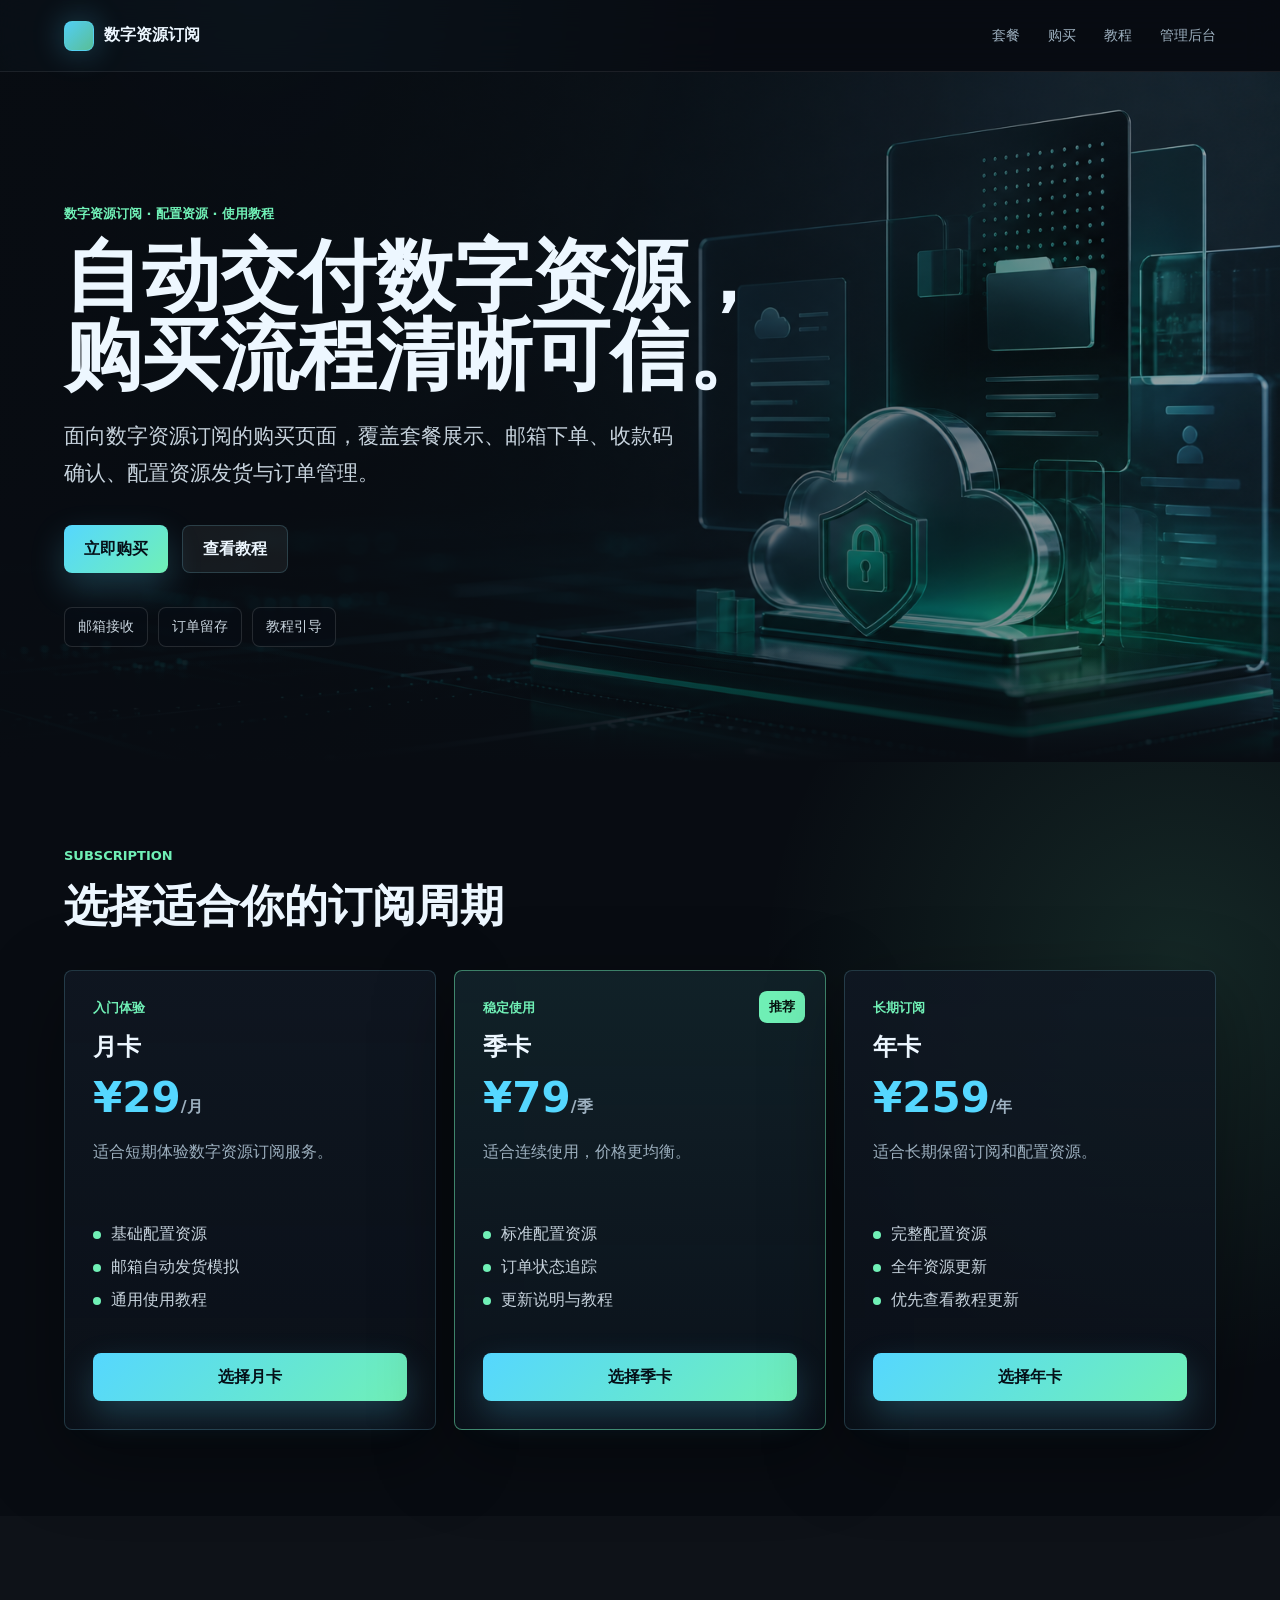
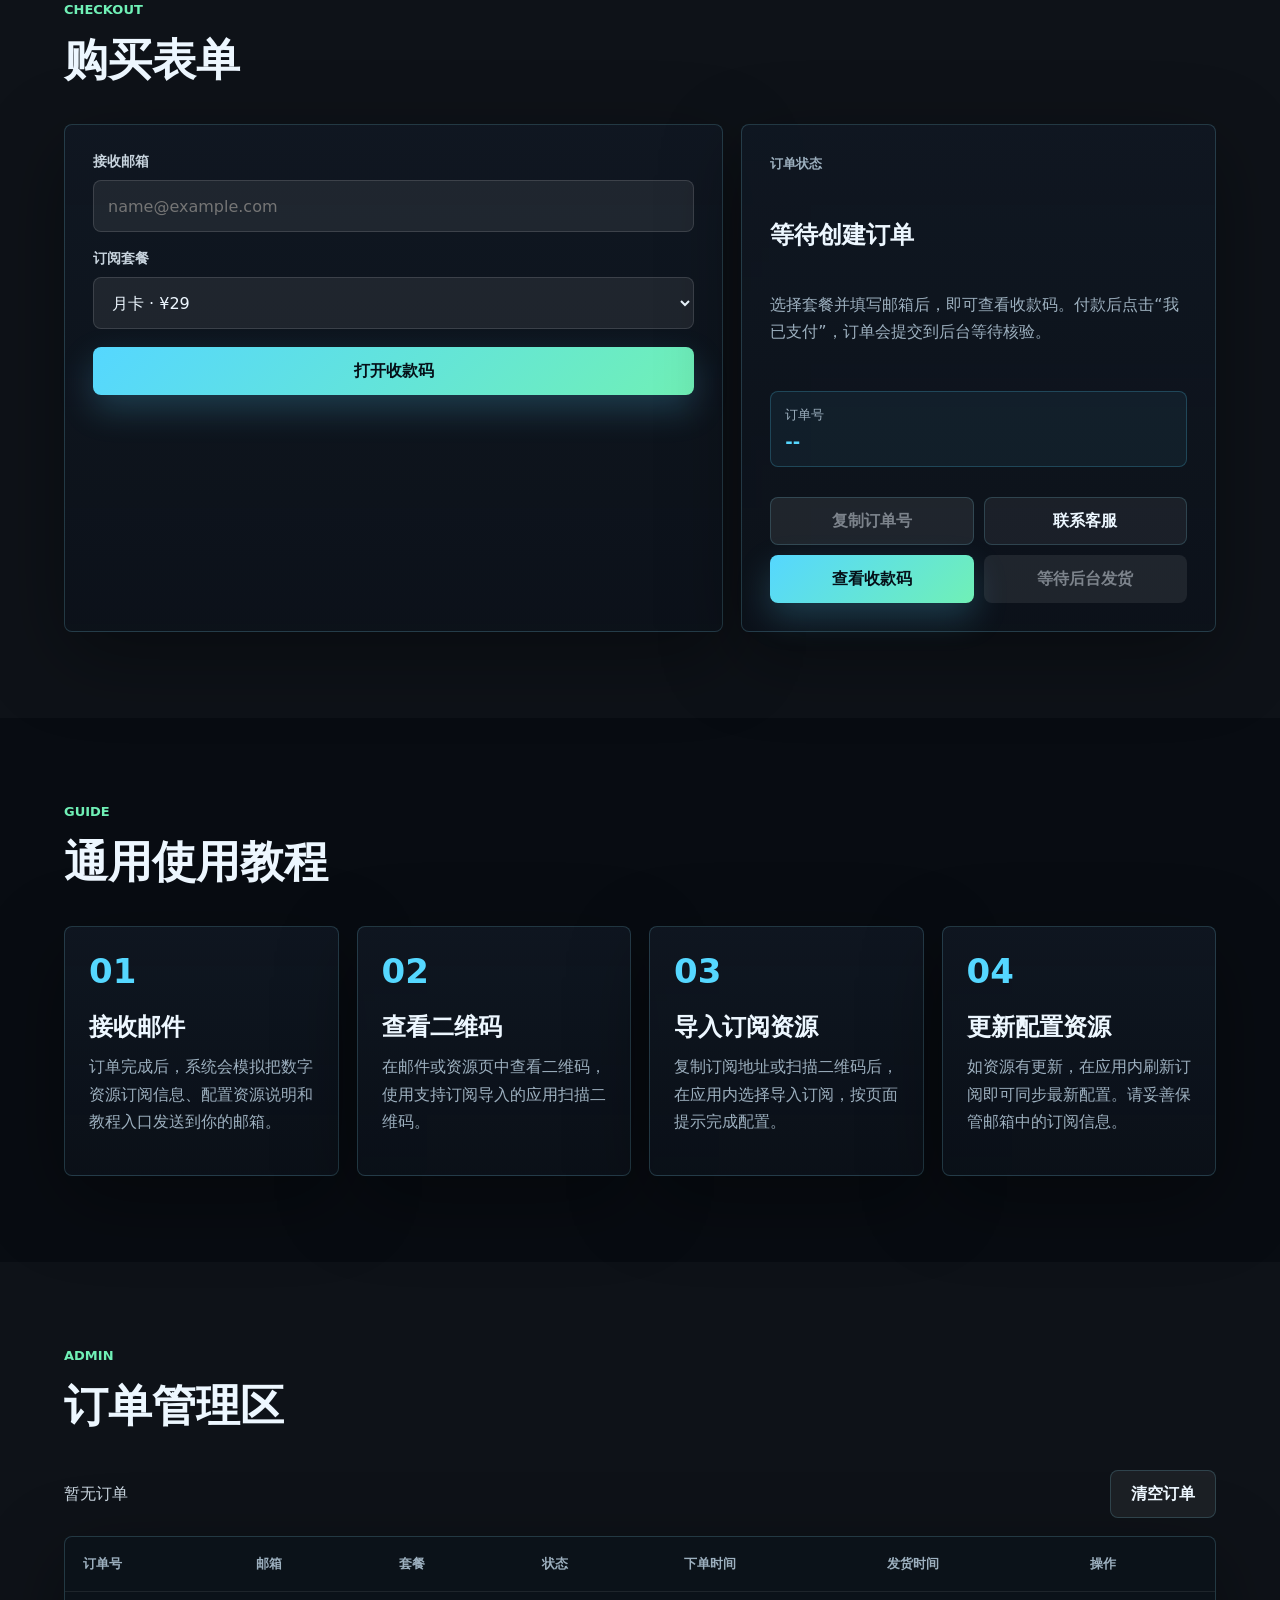
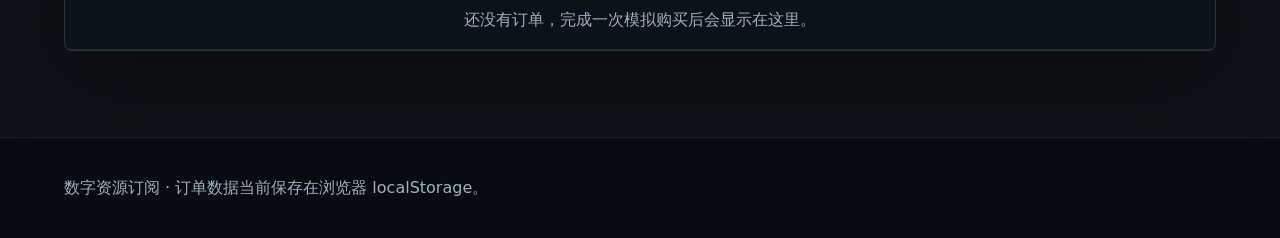
<file: index.html>
<!doctype html>
<html lang="zh-CN">
  <head>
    <meta charset="UTF-8" />
    <meta name="viewport" content="width=device-width, initial-scale=1.0" />
    <title>数字资源订阅 | 自动发货 MVP</title>
    <link rel="stylesheet" href="styles.css" />
  </head>
  <body>
    <header class="site-header">
      <a class="brand" href="#home" aria-label="数字资源订阅首页">
        <span class="brand-mark"></span>
        <span>数字资源订阅</span>
      </a>
      <nav class="nav">
        <a href="#plans">套餐</a>
        <a href="#purchase">购买</a>
        <a href="#tutorial">教程</a>
        <a href="admin.html">管理后台</a>
      </nav>
    </header>

    <main>
      <section id="home" class="hero">
        <div class="hero-bg" aria-hidden="true"></div>
        <div class="hero-content">
          <p class="eyebrow">数字资源订阅 · 配置资源 · 使用教程</p>
          <h1>自动交付数字资源，购买流程清晰可信。</h1>
          <p class="hero-copy">
            面向数字资源订阅的购买页面，覆盖套餐展示、邮箱下单、收款码确认、配置资源发货与订单管理。
          </p>
          <div class="hero-actions">
            <a class="primary-btn" href="#purchase" id="quickBuyButton">立即购买</a>
            <a class="secondary-btn" href="#tutorial">查看教程</a>
          </div>
          <div class="trust-strip" aria-label="服务特点">
            <span>邮箱接收</span>
            <span>订单留存</span>
            <span>教程引导</span>
          </div>
        </div>
      </section>

      <section id="plans" class="section">
        <div class="section-heading">
          <p class="eyebrow">Subscription</p>
          <h2>选择适合你的订阅周期</h2>
        </div>
        <div class="plans">
          <article class="plan-card" data-plan-card="月卡">
            <div>
              <p class="plan-label">入门体验</p>
              <h3>月卡</h3>
              <p class="price">¥29<span>/月</span></p>
              <p class="plan-desc">适合短期体验数字资源订阅服务。</p>
            </div>
            <ul>
              <li>基础配置资源</li>
              <li>邮箱自动发货模拟</li>
              <li>通用使用教程</li>
            </ul>
            <button class="plan-btn" type="button" data-plan="月卡">选择月卡</button>
          </article>

          <article class="plan-card featured" data-plan-card="季卡">
            <div class="badge">推荐</div>
            <div>
              <p class="plan-label">稳定使用</p>
              <h3>季卡</h3>
              <p class="price">¥79<span>/季</span></p>
              <p class="plan-desc">适合连续使用，价格更均衡。</p>
            </div>
            <ul>
              <li>标准配置资源</li>
              <li>订单状态追踪</li>
              <li>更新说明与教程</li>
            </ul>
            <button class="plan-btn" type="button" data-plan="季卡">选择季卡</button>
          </article>

          <article class="plan-card" data-plan-card="年卡">
            <div>
              <p class="plan-label">长期订阅</p>
              <h3>年卡</h3>
              <p class="price">¥259<span>/年</span></p>
              <p class="plan-desc">适合长期保留订阅和配置资源。</p>
            </div>
            <ul>
              <li>完整配置资源</li>
              <li>全年资源更新</li>
              <li>优先查看教程更新</li>
            </ul>
            <button class="plan-btn" type="button" data-plan="年卡">选择年卡</button>
          </article>
        </div>
      </section>

      <section id="purchase" class="section purchase-band">
        <div class="section-heading">
          <p class="eyebrow">Checkout</p>
          <h2>购买表单</h2>
        </div>
        <div class="checkout-layout">
          <form class="checkout-panel" id="purchaseForm">
            <label for="email">接收邮箱</label>
            <input id="email" name="email" type="email" placeholder="name@example.com" required />

            <label for="plan">订阅套餐</label>
            <select id="plan" name="plan" required>
              <option value="月卡">月卡 · ¥29</option>
              <option value="季卡">季卡 · ¥79</option>
              <option value="年卡">年卡 · ¥259</option>
            </select>

            <button class="primary-btn full" type="submit">打开收款码</button>
          </form>

          <aside class="order-panel" aria-live="polite">
            <p class="panel-kicker">订单状态</p>
            <h3 id="orderTitle">等待创建订单</h3>
            <p id="orderMessage">选择套餐并填写邮箱后，即可查看收款码。付款后点击“我已支付”，订单会提交到后台等待核验。</p>
            <div class="order-meta" id="orderMeta" hidden>
              <span>订单号</span>
              <strong id="activeOrderId">--</strong>
            </div>
            <div class="order-actions">
              <button class="secondary-btn" id="copyActiveOrder" type="button" disabled>复制订单号</button>
              <button class="secondary-btn" id="contactButton" type="button">联系客服</button>
              <button class="send-btn" id="payButton" type="button">查看收款码</button>
              <button class="send-btn" id="sendButton" type="button" disabled>等待后台发货</button>
            </div>
          </aside>
        </div>

        <div class="delivery-result" id="deliveryResult" hidden>
          <div class="section-heading compact">
            <p class="eyebrow">Delivery</p>
            <h2>配置资源已发货</h2>
            <p>购买后请按照教程导入，妥善保存订单号和配置资源二维码。</p>
          </div>
          <div class="delivery-grid">
            <div class="resource-panel">
              <p class="panel-kicker">订单号</p>
              <h3 id="deliveryOrderId">--</h3>
              <img class="resource-qr" src="assets/qrcode.png?v=20260524" alt="数字资源订阅配置资源二维码" />
              <div class="delivery-actions">
                <a class="primary-btn" id="tutorialLink" href="#" target="_blank" rel="noreferrer">打开使用教程</a>
                <button class="secondary-btn" id="copyTutorialLink" type="button">复制教程链接</button>
              </div>
            </div>
            <div class="email-panel">
              <div class="email-panel-head">
                <p class="panel-kicker">邮件内容模板</p>
                <button class="mini-btn" id="copyEmailTemplate" type="button">复制模板</button>
              </div>
              <pre id="emailTemplate"></pre>
            </div>
          </div>
        </div>
      </section>

      <section id="tutorial" class="section">
        <div class="section-heading">
          <p class="eyebrow">Guide</p>
          <h2>通用使用教程</h2>
        </div>
        <div class="tutorial-grid">
          <article>
            <span class="step">01</span>
            <h3>接收邮件</h3>
            <p>订单完成后，系统会模拟把数字资源订阅信息、配置资源说明和教程入口发送到你的邮箱。</p>
          </article>
          <article>
            <span class="step">02</span>
            <h3>查看二维码</h3>
            <p>在邮件或资源页中查看二维码，使用支持订阅导入的应用扫描二维码。</p>
          </article>
          <article>
            <span class="step">03</span>
            <h3>导入订阅资源</h3>
            <p>复制订阅地址或扫描二维码后，在应用内选择导入订阅，按页面提示完成配置。</p>
          </article>
          <article>
            <span class="step">04</span>
            <h3>更新配置资源</h3>
            <p>如资源有更新，在应用内刷新订阅即可同步最新配置。请妥善保管邮箱中的订阅信息。</p>
          </article>
        </div>
      </section>

      <section id="admin" class="section admin-band">
        <div class="section-heading">
          <p class="eyebrow">Admin</p>
          <h2>订单管理区</h2>
        </div>
        <div class="admin-toolbar">
          <p id="orderCount">暂无订单</p>
          <button class="ghost-btn" id="clearOrders" type="button">清空订单</button>
        </div>
        <div class="table-wrap">
          <table>
            <thead>
              <tr>
                <th>订单号</th>
                <th>邮箱</th>
                <th>套餐</th>
                <th>状态</th>
                <th>下单时间</th>
                <th>发货时间</th>
                <th>操作</th>
              </tr>
            </thead>
            <tbody id="ordersTable"></tbody>
          </table>
        </div>
      </section>
    </main>

    <footer class="footer">
      <p>数字资源订阅 · 订单数据当前保存在浏览器 localStorage。</p>
    </footer>

    <div class="modal" id="paymentModal" aria-hidden="true" role="dialog" aria-labelledby="paymentTitle">
      <div class="modal-backdrop" data-close-modal></div>
      <div class="modal-panel">
        <button class="modal-close" type="button" data-close-modal aria-label="关闭支付二维码">×</button>
        <div class="modal-scroll" id="paymentModalScroll">
          <p class="panel-kicker">Payment</p>
          <h2 id="paymentTitle">收款二维码</h2>
          <p id="paymentOrderInfo">请填写接收邮箱并确认套餐。付款后点击“我已支付”，后台核验后会发送配置资源和使用教程。</p>
          <label for="modalEmail">接收邮箱</label>
          <input id="modalEmail" type="email" placeholder="name@example.com" required />
          <label for="modalPlan">订阅套餐</label>
          <select id="modalPlan" required>
            <option value="月卡">月卡 · ¥29</option>
            <option value="季卡">季卡 · ¥79</option>
            <option value="年卡">年卡 · ¥259</option>
          </select>
          <img class="pay-qr" id="payQrcodeImage" src="assets/pay-qrcode.png?v=20260524" alt="数字资源订阅收款二维码" />
          <p class="image-error" id="payQrcodeError" hidden>收款二维码加载失败，请刷新页面或检查部署文件。</p>
          <p class="pay-note">完成支付后，请点击“我已支付”。后台确认到账后会自动发送配置资源二维码和使用教程到邮箱。</p>
        </div>
        <div class="modal-footer">
          <button class="primary-btn full" id="confirmPaidButton" type="button">我已支付</button>
        </div>
      </div>
    </div>

    <div class="toast" id="toast" role="status" aria-live="polite"></div>

    <script src="app.js"></script>
  </body>
</html>
</file>
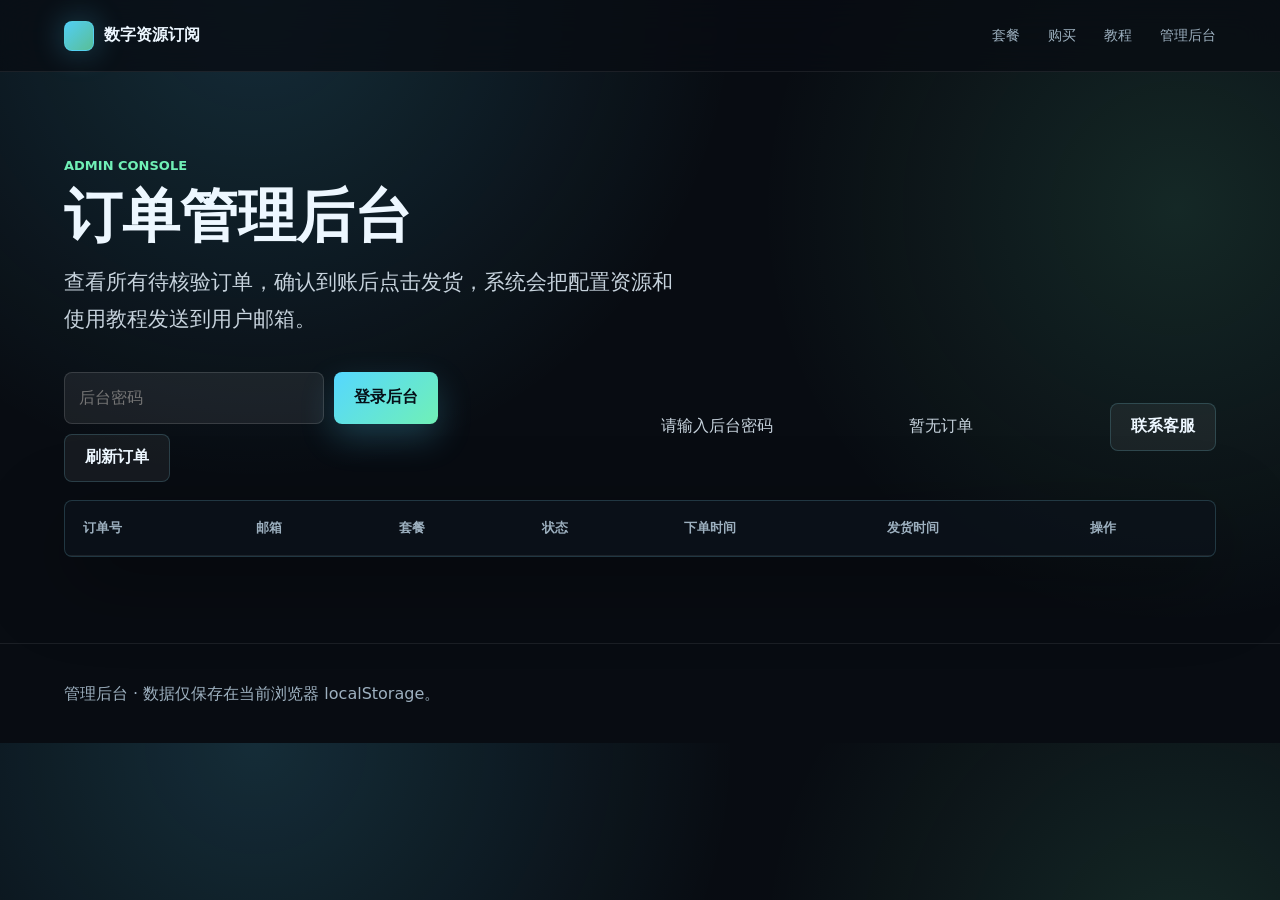
<file: admin.html>
<!doctype html>
<html lang="zh-CN">
  <head>
    <meta charset="UTF-8" />
    <meta name="viewport" content="width=device-width, initial-scale=1.0" />
    <title>订单管理后台 | 数字资源订阅</title>
    <link rel="stylesheet" href="styles.css" />
  </head>
  <body>
    <header class="site-header">
      <a class="brand" href="index.html" aria-label="返回数字资源订阅首页">
        <span class="brand-mark"></span>
        <span>数字资源订阅</span>
      </a>
      <nav class="nav">
        <a href="index.html#plans">套餐</a>
        <a href="index.html#purchase">购买</a>
        <a href="index.html#tutorial">教程</a>
        <a href="admin.html">管理后台</a>
      </nav>
    </header>

    <main>
      <section class="section admin-page">
        <div class="section-heading">
          <p class="eyebrow">Admin Console</p>
          <h1>订单管理后台</h1>
          <p class="hero-copy">查看所有待核验订单，确认到账后点击发货，系统会把配置资源和使用教程发送到用户邮箱。</p>
        </div>

        <div class="admin-toolbar">
          <div class="admin-login">
            <input id="adminPassword" type="password" placeholder="后台密码" />
            <button class="primary-btn" id="adminLogin" type="button">登录后台</button>
            <button class="ghost-btn" id="refreshOrders" type="button">刷新订单</button>
          </div>
          <p id="adminStatus">请输入后台密码</p>
          <p id="orderCount">暂无订单</p>
          <div class="admin-actions">
            <button class="ghost-btn" id="contactButton" type="button">联系客服</button>
          </div>
        </div>
        <div class="table-wrap">
          <table>
            <thead>
              <tr>
                <th>订单号</th>
                <th>邮箱</th>
                <th>套餐</th>
                <th>状态</th>
                <th>下单时间</th>
                <th>发货时间</th>
                <th>操作</th>
              </tr>
            </thead>
            <tbody id="ordersTable"></tbody>
          </table>
        </div>
      </section>
    </main>

    <footer class="footer">
      <p>管理后台 · 数据仅保存在当前浏览器 localStorage。</p>
    </footer>

    <div class="toast" id="toast" role="status" aria-live="polite"></div>
    <script src="admin.js"></script>
  </body>
</html>
</file>
<file: styles.css>
:root {
  --bg: #080c12;
  --panel: rgba(14, 22, 32, 0.82);
  --panel-solid: #101823;
  --line: rgba(141, 232, 255, 0.18);
  --text: #edf7ff;
  --muted: #9db0bf;
  --cyan: #55d7ff;
  --emerald: #70f0b6;
  --silver: #c7d3dd;
  --danger: #ff7878;
  --shadow: 0 24px 80px rgba(0, 0, 0, 0.36);
}

* {
  box-sizing: border-box;
}

html {
  scroll-behavior: smooth;
}

body {
  margin: 0;
  color: var(--text);
  background:
    radial-gradient(circle at 20% 0%, rgba(85, 215, 255, 0.16), transparent 30rem),
    radial-gradient(circle at 92% 28%, rgba(112, 240, 182, 0.12), transparent 26rem),
    var(--bg);
  font-family:
    Inter, "PingFang SC", "Microsoft YaHei", system-ui, -apple-system, BlinkMacSystemFont, sans-serif;
}

a {
  color: inherit;
  text-decoration: none;
}

button,
input,
select {
  font: inherit;
}

.site-header {
  position: sticky;
  top: 0;
  z-index: 10;
  display: flex;
  align-items: center;
  justify-content: space-between;
  gap: 24px;
  min-height: 72px;
  padding: 14px clamp(18px, 5vw, 72px);
  border-bottom: 1px solid rgba(255, 255, 255, 0.08);
  background: rgba(8, 12, 18, 0.78);
  backdrop-filter: blur(18px);
}

.brand {
  display: inline-flex;
  align-items: center;
  gap: 10px;
  font-weight: 700;
  white-space: nowrap;
}

.brand-mark {
  width: 30px;
  height: 30px;
  border: 1px solid rgba(85, 215, 255, 0.55);
  border-radius: 8px;
  background:
    linear-gradient(135deg, rgba(85, 215, 255, 0.95), rgba(112, 240, 182, 0.76)),
    #102231;
  box-shadow: 0 0 32px rgba(85, 215, 255, 0.32);
}

.nav {
  display: flex;
  align-items: center;
  gap: clamp(12px, 3vw, 28px);
  color: var(--muted);
  font-size: 14px;
}

.nav a:hover {
  color: var(--text);
}

.hero {
  position: relative;
  min-height: 690px;
  display: grid;
  align-items: center;
  padding: 88px clamp(18px, 5vw, 72px) 70px;
  overflow: hidden;
}

.hero-bg {
  position: absolute;
  inset: 0;
  background:
    linear-gradient(90deg, rgba(8, 12, 18, 0.94) 0%, rgba(8, 12, 18, 0.72) 42%, rgba(8, 12, 18, 0.28) 100%),
    url("assets/hero-tech.png") center / cover no-repeat;
  opacity: 0.96;
}

.hero::after {
  content: "";
  position: absolute;
  inset: auto 0 0;
  height: 120px;
  background: linear-gradient(180deg, transparent, var(--bg));
}

.hero-content {
  position: relative;
  z-index: 1;
  max-width: 760px;
}

.eyebrow,
.plan-label,
.panel-kicker {
  margin: 0 0 14px;
  color: var(--emerald);
  font-size: 13px;
  font-weight: 700;
  letter-spacing: 0;
  text-transform: uppercase;
}

h1,
h2,
h3,
p {
  margin-top: 0;
}

h1 {
  max-width: 740px;
  margin-bottom: 22px;
  font-size: clamp(42px, 6.7vw, 78px);
  line-height: 1.02;
  letter-spacing: 0;
}

h2 {
  margin-bottom: 0;
  font-size: clamp(28px, 4vw, 44px);
  letter-spacing: 0;
}

h3 {
  margin-bottom: 10px;
  font-size: 24px;
}

.hero-copy {
  max-width: 620px;
  color: var(--silver);
  font-size: clamp(17px, 2vw, 21px);
  line-height: 1.75;
}

.hero-actions {
  display: flex;
  flex-wrap: wrap;
  gap: 14px;
  margin-top: 34px;
}

.primary-btn,
.secondary-btn,
.plan-btn,
.send-btn,
.ghost-btn,
.mini-btn {
  min-height: 48px;
  border: 0;
  border-radius: 8px;
  padding: 0 20px;
  cursor: pointer;
  font-weight: 700;
  transition:
    transform 0.18s ease,
    border-color 0.18s ease,
    background 0.18s ease;
}

.primary-btn,
.plan-btn,
.send-btn {
  display: inline-flex;
  align-items: center;
  justify-content: center;
  color: #051018;
  background: linear-gradient(135deg, var(--cyan), var(--emerald));
  box-shadow: 0 14px 34px rgba(85, 215, 255, 0.22);
}

.secondary-btn,
.ghost-btn,
.mini-btn {
  display: inline-flex;
  align-items: center;
  justify-content: center;
  color: var(--text);
  border: 1px solid var(--line);
  background: rgba(255, 255, 255, 0.06);
}

.primary-btn:hover,
.secondary-btn:hover,
.plan-btn:hover,
.send-btn:hover,
.ghost-btn:hover,
.mini-btn:hover {
  transform: translateY(-1px);
}

.send-btn:disabled,
.secondary-btn:disabled {
  cursor: not-allowed;
  color: rgba(237, 247, 255, 0.45);
  background: rgba(255, 255, 255, 0.08);
  box-shadow: none;
  transform: none;
}

.full {
  width: 100%;
}

.trust-strip {
  display: flex;
  flex-wrap: wrap;
  gap: 10px;
  margin-top: 34px;
}

.trust-strip span {
  padding: 10px 13px;
  border: 1px solid rgba(255, 255, 255, 0.12);
  border-radius: 8px;
  background: rgba(7, 14, 22, 0.62);
  color: var(--silver);
  font-size: 14px;
}

.section {
  padding: 86px clamp(18px, 5vw, 72px);
}

.section-heading {
  max-width: 840px;
  margin-bottom: 34px;
}

.plans {
  display: grid;
  grid-template-columns: repeat(3, minmax(0, 1fr));
  gap: 18px;
}

.plan-card,
.checkout-panel,
.order-panel,
.tutorial-grid article {
  border: 1px solid var(--line);
  border-radius: 8px;
  background: linear-gradient(180deg, rgba(16, 24, 35, 0.86), rgba(12, 18, 27, 0.72));
  box-shadow: var(--shadow);
}

.plan-card {
  position: relative;
  display: flex;
  min-height: 460px;
  flex-direction: column;
  justify-content: space-between;
  gap: 28px;
  padding: 28px;
}

.plan-card.featured {
  border-color: rgba(112, 240, 182, 0.5);
  background: linear-gradient(180deg, rgba(18, 35, 42, 0.92), rgba(12, 19, 29, 0.78));
}

.badge {
  position: absolute;
  top: 20px;
  right: 20px;
  padding: 7px 10px;
  border-radius: 8px;
  color: #06130f;
  background: var(--emerald);
  font-size: 13px;
  font-weight: 800;
}

.price {
  margin-bottom: 16px;
  color: var(--cyan);
  font-size: 42px;
  font-weight: 800;
}

.price span {
  color: var(--muted);
  font-size: 16px;
  font-weight: 600;
}

.plan-desc,
.tutorial-grid p,
.order-panel p,
.delivery-result p,
.footer p {
  color: var(--muted);
  line-height: 1.7;
}

.plan-card ul {
  display: grid;
  gap: 12px;
  margin: 0;
  padding: 0;
  list-style: none;
  color: var(--silver);
}

.plan-card li::before {
  content: "";
  display: inline-block;
  width: 8px;
  height: 8px;
  margin-right: 10px;
  border-radius: 999px;
  background: var(--emerald);
}

.purchase-band,
.admin-band {
  background: rgba(255, 255, 255, 0.025);
}

.checkout-layout {
  display: grid;
  grid-template-columns: minmax(0, 1fr) minmax(320px, 0.72fr);
  gap: 18px;
}

.checkout-panel,
.order-panel {
  padding: 28px;
}

label {
  display: block;
  margin: 0 0 9px;
  color: var(--silver);
  font-size: 14px;
  font-weight: 700;
}

input,
select {
  width: 100%;
  min-height: 52px;
  margin-bottom: 18px;
  border: 1px solid rgba(255, 255, 255, 0.13);
  border-radius: 8px;
  padding: 0 14px;
  color: var(--text);
  background: rgba(255, 255, 255, 0.07);
  outline: none;
}

select option {
  color: #101823;
}

input:focus,
select:focus {
  border-color: rgba(85, 215, 255, 0.8);
  box-shadow: 0 0 0 4px rgba(85, 215, 255, 0.14);
}

.order-panel {
  display: flex;
  flex-direction: column;
  justify-content: space-between;
  gap: 30px;
}

.order-meta {
  display: grid;
  gap: 7px;
  border: 1px solid rgba(85, 215, 255, 0.22);
  border-radius: 8px;
  padding: 14px;
  background: rgba(85, 215, 255, 0.06);
}

.order-meta span {
  color: var(--muted);
  font-size: 13px;
}

.order-meta strong {
  color: var(--cyan);
  font-size: 18px;
  overflow-wrap: anywhere;
}

.order-actions {
  display: grid;
  grid-template-columns: repeat(2, minmax(0, 1fr));
  gap: 10px;
}

.delivery-result {
  margin-top: 28px;
  border: 1px solid rgba(112, 240, 182, 0.24);
  border-radius: 8px;
  padding: 28px;
  background:
    linear-gradient(135deg, rgba(85, 215, 255, 0.08), rgba(112, 240, 182, 0.06)),
    rgba(12, 18, 27, 0.72);
  box-shadow: var(--shadow);
}

.section-heading.compact {
  margin-bottom: 24px;
}

.delivery-grid {
  display: grid;
  grid-template-columns: minmax(280px, 0.72fr) minmax(0, 1fr);
  gap: 18px;
}

.resource-panel,
.email-panel {
  border: 1px solid var(--line);
  border-radius: 8px;
  padding: 22px;
  background: rgba(8, 14, 22, 0.62);
}

.resource-panel h3 {
  color: var(--cyan);
  overflow-wrap: anywhere;
}

.resource-qr {
  display: block;
  width: min(260px, 100%);
  aspect-ratio: 1;
  margin: 18px auto;
  border: 10px solid rgba(237, 247, 255, 0.94);
  border-radius: 8px;
  background: #fff;
  object-fit: contain;
}

.delivery-actions,
.email-panel-head {
  display: flex;
  flex-wrap: wrap;
  align-items: center;
  justify-content: space-between;
  gap: 10px;
}

.email-panel pre {
  max-height: 360px;
  margin: 18px 0 0;
  overflow: auto;
  border: 1px solid rgba(255, 255, 255, 0.1);
  border-radius: 8px;
  padding: 16px;
  color: var(--silver);
  background: rgba(255, 255, 255, 0.05);
  font-family: Consolas, "SFMono-Regular", monospace;
  font-size: 13px;
  line-height: 1.7;
  white-space: pre-wrap;
}

.tutorial-grid {
  display: grid;
  grid-template-columns: repeat(4, minmax(0, 1fr));
  gap: 18px;
}

.tutorial-grid article {
  min-height: 250px;
  padding: 24px;
}

.step {
  display: block;
  margin-bottom: 20px;
  color: var(--cyan);
  font-size: 34px;
  font-weight: 900;
}

.admin-toolbar {
  display: flex;
  align-items: center;
  justify-content: space-between;
  gap: 18px;
  margin-bottom: 18px;
}

.admin-toolbar p {
  margin: 0;
  color: var(--silver);
}

.admin-actions {
  display: flex;
  flex-wrap: wrap;
  gap: 10px;
}

.admin-login {
  display: flex;
  flex-wrap: wrap;
  gap: 10px;
}

.admin-login input {
  width: min(260px, 100%);
  margin-bottom: 0;
}

.admin-page h1 {
  max-width: 780px;
  margin-bottom: 18px;
  font-size: clamp(34px, 5vw, 58px);
}

.table-wrap {
  overflow-x: auto;
  border: 1px solid var(--line);
  border-radius: 8px;
  background: rgba(12, 18, 27, 0.72);
  box-shadow: var(--shadow);
}

table {
  width: 100%;
  min-width: 980px;
  border-collapse: collapse;
}

th,
td {
  padding: 18px;
  border-bottom: 1px solid rgba(255, 255, 255, 0.08);
  text-align: left;
  vertical-align: middle;
}

th {
  color: var(--muted);
  font-size: 13px;
  font-weight: 800;
  text-transform: uppercase;
}

td {
  color: var(--silver);
}

.status {
  display: inline-flex;
  min-width: 86px;
  justify-content: center;
  border-radius: 8px;
  padding: 7px 10px;
  font-size: 13px;
  font-weight: 800;
}

.status.pending {
  color: #071018;
  background: #ffd36e;
}

.status.paid {
  color: #041019;
  background: var(--cyan);
}

.status.sent {
  color: #04150e;
  background: var(--emerald);
}

.status-select {
  width: auto;
  min-width: 112px;
  min-height: 38px;
  margin: 10px 0 0;
  padding: 0 10px;
  font-size: 13px;
}

.table-actions {
  display: flex;
  flex-wrap: wrap;
  gap: 8px;
}

.mini-btn {
  min-height: 36px;
  padding: 0 12px;
  color: var(--silver);
  font-size: 13px;
  box-shadow: none;
}

.mini-btn:disabled {
  cursor: not-allowed;
  opacity: 0.55;
  transform: none;
}

.empty {
  text-align: center;
  color: var(--muted);
}

.footer {
  padding: 36px clamp(18px, 5vw, 72px);
  border-top: 1px solid rgba(255, 255, 255, 0.08);
}

.footer p {
  margin: 0;
}

.modal {
  position: fixed;
  inset: 0;
  z-index: 30;
  display: none;
  place-items: center;
  padding: 18px;
  min-height: 100dvh;
}

.modal.open {
  display: grid;
}

.modal-backdrop {
  position: absolute;
  inset: 0;
  background: rgba(2, 6, 10, 0.72);
  backdrop-filter: blur(10px);
}

.modal-panel {
  position: relative;
  z-index: 1;
  display: flex;
  flex-direction: column;
  width: min(440px, 100%);
  max-height: calc(100dvh - 36px);
  border: 1px solid rgba(85, 215, 255, 0.24);
  border-radius: 8px;
  overflow: hidden;
  background: linear-gradient(180deg, rgba(18, 29, 42, 0.98), rgba(8, 13, 20, 0.98));
  box-shadow: 0 30px 90px rgba(0, 0, 0, 0.5);
}

.modal-scroll {
  min-height: 0;
  overflow-y: auto;
  overscroll-behavior: contain;
  -webkit-overflow-scrolling: touch;
  padding: 28px 28px 12px;
}

.modal-footer {
  flex: 0 0 auto;
  border-top: 1px solid rgba(255, 255, 255, 0.09);
  padding: 14px 28px 28px;
  background: linear-gradient(180deg, rgba(8, 13, 20, 0.88), rgba(8, 13, 20, 0.98));
}

.modal-close {
  position: absolute;
  top: 14px;
  right: 14px;
  z-index: 2;
  width: 36px;
  height: 36px;
  border: 1px solid var(--line);
  border-radius: 8px;
  color: var(--text);
  background: rgba(255, 255, 255, 0.06);
  cursor: pointer;
  font-size: 24px;
  line-height: 1;
}

.pay-qr {
  display: block;
  width: min(300px, 100%);
  max-height: 52vh;
  margin: 22px auto 16px;
  border: 10px solid rgba(237, 247, 255, 0.94);
  border-radius: 8px;
  background: #fff;
  object-fit: contain;
}

.pay-note {
  margin-bottom: 18px;
  color: var(--muted);
  font-size: 14px;
  line-height: 1.7;
}

.image-error {
  margin: -4px 0 16px;
  border: 1px solid rgba(255, 120, 120, 0.32);
  border-radius: 8px;
  padding: 10px 12px;
  color: #ffd1d1;
  background: rgba(255, 120, 120, 0.08);
  font-size: 14px;
}

.toast {
  position: fixed;
  right: 18px;
  bottom: 18px;
  z-index: 40;
  max-width: min(420px, calc(100% - 36px));
  border: 1px solid rgba(112, 240, 182, 0.3);
  border-radius: 8px;
  padding: 13px 15px;
  color: var(--text);
  background: rgba(10, 20, 28, 0.94);
  box-shadow: var(--shadow);
  opacity: 0;
  pointer-events: none;
  transform: translateY(12px);
  transition:
    opacity 0.18s ease,
    transform 0.18s ease;
}

.toast.show {
  opacity: 1;
  transform: translateY(0);
}

@media (max-width: 920px) {
  .site-header {
    align-items: flex-start;
    flex-direction: column;
  }

  .nav {
    width: 100%;
    overflow-x: auto;
    padding-bottom: 4px;
  }

  .hero {
    min-height: 640px;
  }

  .plans,
  .checkout-layout,
  .delivery-grid,
  .tutorial-grid {
    grid-template-columns: 1fr;
  }

  .plan-card,
  .tutorial-grid article {
    min-height: auto;
  }
}

@media (max-width: 560px) {
  .site-header {
    min-height: auto;
    padding: 14px 16px;
  }

  .nav {
    gap: 18px;
    font-size: 13px;
  }

  .hero,
  .section {
    padding-left: 16px;
    padding-right: 16px;
  }

  .hero {
    min-height: 610px;
    padding-top: 74px;
  }

  .hero-bg {
    background:
      linear-gradient(180deg, rgba(8, 12, 18, 0.92), rgba(8, 12, 18, 0.66)),
      url("assets/hero-tech.png") 58% center / cover no-repeat;
  }

  .primary-btn,
  .secondary-btn {
    width: 100%;
  }

  .order-actions {
    grid-template-columns: 1fr;
  }

  .checkout-panel,
  .order-panel,
  .plan-card,
  .tutorial-grid article {
    padding: 22px;
  }

  .admin-toolbar {
    align-items: stretch;
    flex-direction: column;
  }

  .admin-actions {
    flex-direction: column;
  }

  .admin-login {
    flex-direction: column;
  }

  .admin-login input {
    width: 100%;
  }

  .modal {
    align-items: stretch;
    padding: 10px;
    padding-top: max(10px, env(safe-area-inset-top));
    padding-bottom: max(10px, env(safe-area-inset-bottom));
  }

  .modal-panel {
    width: 100%;
    max-height: calc(100dvh - max(20px, env(safe-area-inset-top)) - max(20px, env(safe-area-inset-bottom)));
  }

  .modal-scroll {
    padding: 22px 18px 10px;
  }

  .modal-scroll h2 {
    padding-right: 42px;
    font-size: 26px;
  }

  .modal-close {
    top: 12px;
    right: 12px;
  }

  .pay-qr {
    width: min(100%, 250px);
    max-height: 34dvh;
    margin: 14px auto 12px;
    border-width: 8px;
  }

  .pay-note {
    margin-bottom: 4px;
    font-size: 13px;
  }

  .modal-footer {
    padding: 12px 18px max(16px, env(safe-area-inset-bottom));
  }
}

@media (max-height: 680px) and (max-width: 560px) {
  .modal-scroll {
    padding-top: 18px;
  }

  .modal-scroll .panel-kicker {
    margin-bottom: 8px;
  }

  .modal-scroll h2 {
    margin-bottom: 8px;
    font-size: 23px;
  }

  .modal-scroll label {
    margin-bottom: 6px;
  }

  .modal-scroll input,
  .modal-scroll select {
    min-height: 44px;
    margin-bottom: 10px;
  }

  .pay-qr {
    width: min(100%, 210px);
    max-height: 28dvh;
  }
}
</file>
